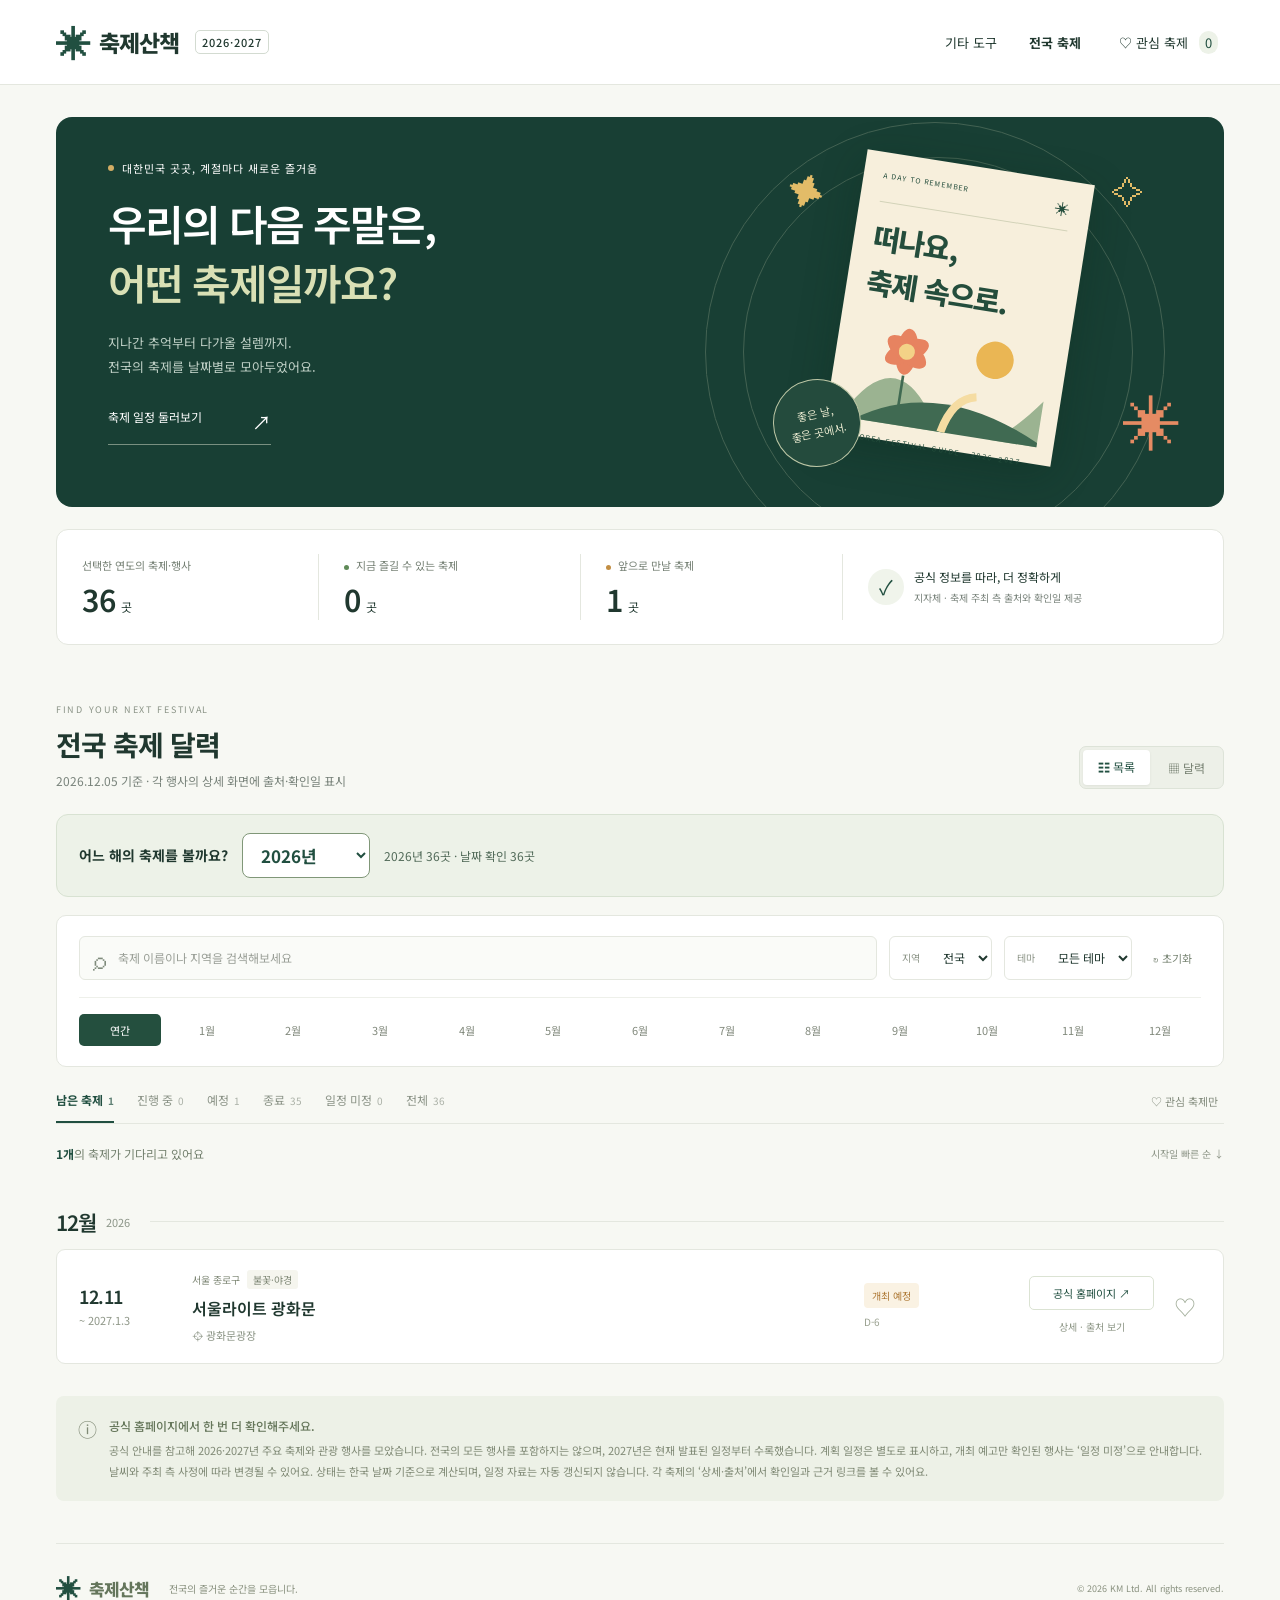
<file: index.html>
<!doctype html>
<html lang="ko"><head><meta charset="utf-8"><meta name="viewport" content="width=device-width,initial-scale=1"><meta name="theme-color" content="#173e35"><meta name="description" content="공식 홈페이지와 지자체 안내로 확인하는 2026·2027 전국 축제 달력. 지역, 월, 진행 상태로 축제를 찾아보세요."><title>축제산책 — 2026·2027 전국 축제 달력</title><link rel="stylesheet" href="style.css?v=20261022"><script defer src="data.js?v=20261022"></script><script defer src="app.js?v=20261022"></script></head>
<body>
<header><div class="nav"><a class="brand" href="./"><span class="brand-icon">✳</span> 축제산책<span class="year">2026·2027</span></a><nav><a class="tools-link" href="etc/">기타 도구</a><a href="#explore" class="nav-active">전국 축제</a><button id="savedNav">♡ 관심 축제 <span id="savedCount">0</span></button></nav></div></header>
<main>
<section class="hero"><div class="hero-copy"><p class="eyebrow"><span></span> 대한민국 곳곳, 계절마다 새로운 즐거움</p><h1>우리의 다음 주말은,<br><em>어떤 축제일까요?</em></h1><p class="hero-desc">지나간 추억부터 다가올 설렘까지.<br>전국의 축제를 날짜별로 모아두었어요.</p><a href="#explore" class="hero-link">축제 일정 둘러보기 <span>↗</span></a></div>
<div class="hero-art" aria-hidden="true"><div class="orbit o1"></div><div class="orbit o2"></div><span class="spark s1">✦</span><span class="spark s2">✳</span><span class="spark s3">✧</span><div class="art-card"><div class="art-top">A DAY TO REMEMBER <span>✳</span></div><div class="art-title">떠나요,<br>축제 속으로.</div><svg viewBox="0 0 220 130"><path d="M0 125Q45 40 95 110T220 78V140H0" fill="#9bb391"/><path d="M0 140Q90 65 220 125V140" fill="#406a52"/><path d="M111 130Q119 90 145 85" stroke="#f5dca2" stroke-width="9" fill="none"/><circle cx="159" cy="41" r="21" fill="#eab654"/><g fill="#e78360"><ellipse cx="60" cy="47" rx="12" ry="26"/><ellipse cx="60" cy="47" rx="12" ry="26" transform="rotate(60 60 47)"/><ellipse cx="60" cy="47" rx="12" ry="26" transform="rotate(120 60 47)"/></g><circle cx="60" cy="47" r="9" fill="#f3d287"/><path d="M60 74V110" stroke="#406a52" stroke-width="3"/></svg><div class="art-foot">KOREA FESTIVAL GUIDE · 2026–2027</div></div><div class="art-stamp">좋은 날,<br>좋은 곳에서.</div></div></section>
<section class="stats" aria-label="등록 축제 현황"><div><span>선택한 연도의 축제·행사</span><strong id="totalStat">—<small>곳</small></strong></div><div><span><i class="dot live"></i> 지금 즐길 수 있는 축제</span><strong id="liveStat">—<small>곳</small></strong></div><div><span><i class="dot upcoming"></i> 앞으로 만날 축제</span><strong id="upStat">—<small>곳</small></strong></div><div class="stats-note"><span class="seal">✓</span><p>공식 정보를 따라, 더 정확하게<small>지자체 · 축제 주최 측 출처와 확인일 제공</small></p></div></section>
<section id="explore" class="explore"><div class="section-head"><div><p class="eyebrow muted">FIND YOUR NEXT FESTIVAL</p><h2>전국 축제 달력</h2><p id="todayLabel" class="subtext"></p></div><div class="view-switch" aria-label="보기 방식"><button id="listView" aria-pressed="true">☷ 목록</button><button id="calendarView" aria-pressed="false">▦ 달력</button></div></div>
<div class="year-filter"><label for="festivalYear">어느 해의 축제를 볼까요?</label><select id="festivalYear" aria-label="연도 선택"><option value="2026">2026년</option><option value="2027">2027년</option></select><p id="yearNote"></p></div><div class="filter-panel"><div class="search-row"><label class="search-box"><span aria-hidden="true">⌕</span><input id="search" type="search" placeholder="축제 이름이나 지역을 검색해보세요" aria-label="축제 이름 또는 지역 검색"></label><label class="select-wrap"><span>지역</span><select id="region" aria-label="지역 선택"></select></label><label class="select-wrap"><span>테마</span><select id="theme" aria-label="테마 선택"><option value="">모든 테마</option></select></label><button id="reset" class="reset">↻ 초기화</button></div><div id="months" class="months" aria-label="개최 월 선택"></div></div>
<div class="results-bar"><div id="statusTabs" class="status-tabs" aria-label="진행 상태 선택"></div><button id="savedOnly" class="saved-only" aria-pressed="false">♡ 관심 축제만</button></div>
<div class="result-info"><p id="resultCount" role="status" aria-live="polite"></p><span>시작일 빠른 순 <span aria-hidden="true">↓</span></span></div>
<div id="calendarControls" class="calendar-controls" hidden><button id="prevMonth" aria-label="이전 달">←</button><h3 id="calendarTitle"></h3><button id="nextMonth" aria-label="다음 달">→</button></div><div id="results"></div>
<div class="source-note"><span>ⓘ</span><p><strong>공식 홈페이지에서 한 번 더 확인해주세요.</strong>공식 안내를 참고해 2026·2027년 주요 축제와 관광 행사를 모았습니다. 전국의 모든 행사를 포함하지는 않으며, 2027년은 현재 발표된 일정부터 수록했습니다. 계획 일정은 별도로 표시하고, 개최 예고만 확인된 행사는 ‘일정 미정’으로 안내합니다. 날씨와 주최 측 사정에 따라 변경될 수 있어요. 상태는 한국 날짜 기준으로 계산되며, 일정 자료는 자동 갱신되지 않습니다. 각 축제의 ‘상세·출처’에서 확인일과 근거 링크를 볼 수 있어요.</p></div>
</section></main>
<footer><a class="brand" href="./"><span class="brand-icon">✳</span> 축제산책</a><p>전국의 즐거운 순간을 모읍니다.</p><span>© 2026 KM Ltd. All rights reserved.</span></footer>
<dialog id="detail"><button class="close" id="closeDetail" aria-label="상세 닫기">×</button><div id="detailContent"></div></dialog><div id="toast" role="status"></div>
</body></html>
</file>
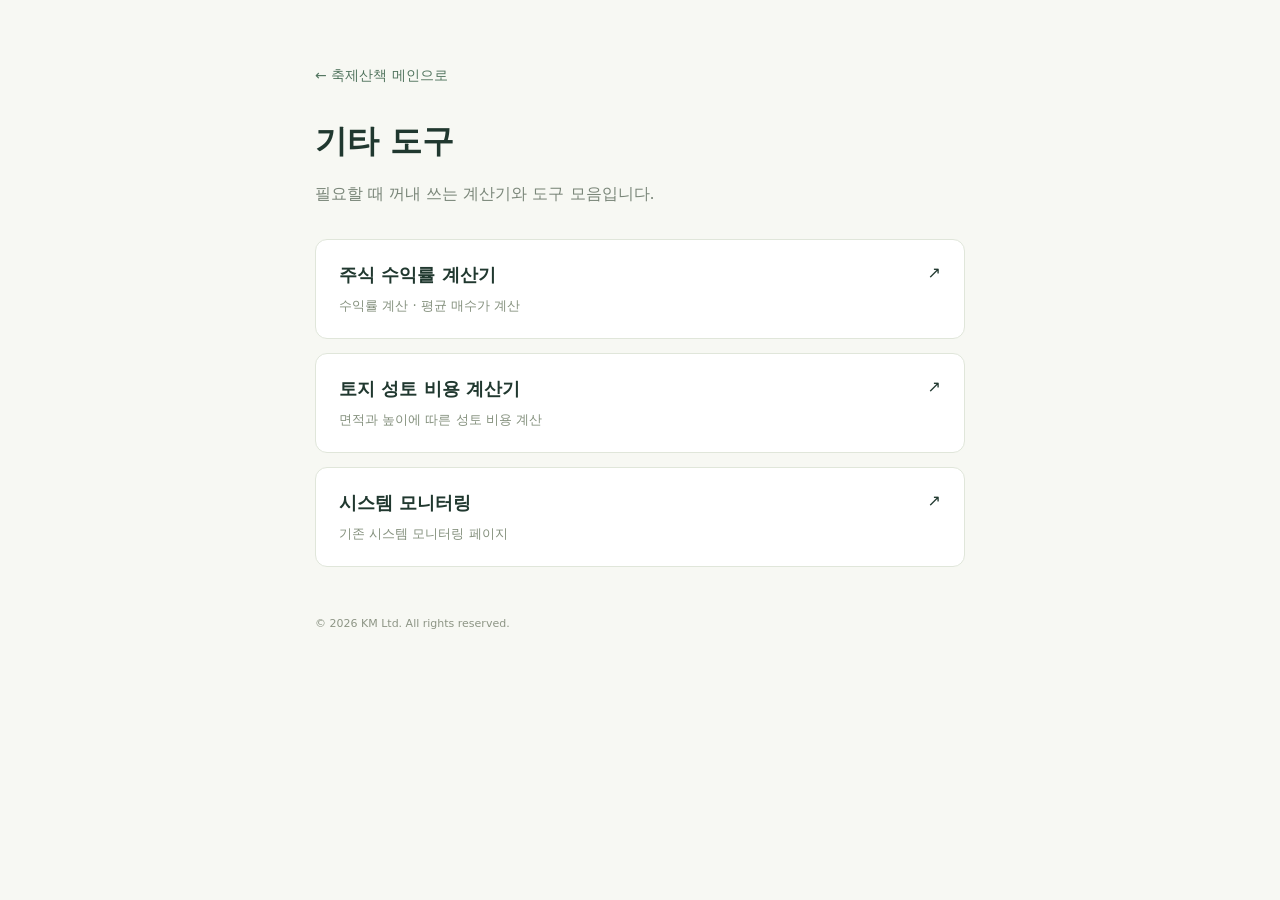
<file: etc/index.html>
<!doctype html><html lang="ko"><head><meta charset="utf-8"><meta name="viewport" content="width=device-width,initial-scale=1"><title>기타 도구 · KM</title><style>body{margin:0;background:#f7f8f3;color:#20382f;font-family:system-ui,-apple-system,sans-serif}main{max-width:650px;margin:65px auto;padding:0 24px}a{color:inherit;text-decoration:none}.back{font-size:14px;color:#51745e}h1{font-size:32px;margin:35px 0 10px}p{color:#7a8679;line-height:1.8}.cards{display:grid;gap:14px;margin-top:30px}.card{display:block;padding:23px;background:white;border:1px solid #e0e6da;border-radius:12px}.card:hover{border-color:#638365}.card strong{font-size:18px}.card span{float:right}.card small{display:block;color:#84907d;margin-top:10px}footer{margin-top:50px;font-size:11px;color:#8d9585}</style></head><body><main><a class="back" href="../">← 축제산책 메인으로</a><h1>기타 도구</h1><p>필요할 때 꺼내 쓰는 계산기와 도구 모음입니다.</p><div class="cards"><a class="card" href="invest.html"><strong>주식 수익률 계산기</strong><span>↗</span><small>수익률 계산 · 평균 매수가 계산</small></a><a class="card" href="togi.html"><strong>토지 성토 비용 계산기</strong><span>↗</span><small>면적과 높이에 따른 성토 비용 계산</small></a><a class="card" href="monitor.html"><strong>시스템 모니터링</strong><span>↗</span><small>기존 시스템 모니터링 페이지</small></a></div><footer>© 2026 KM Ltd. All rights reserved.</footer></main></body></html>
</file>
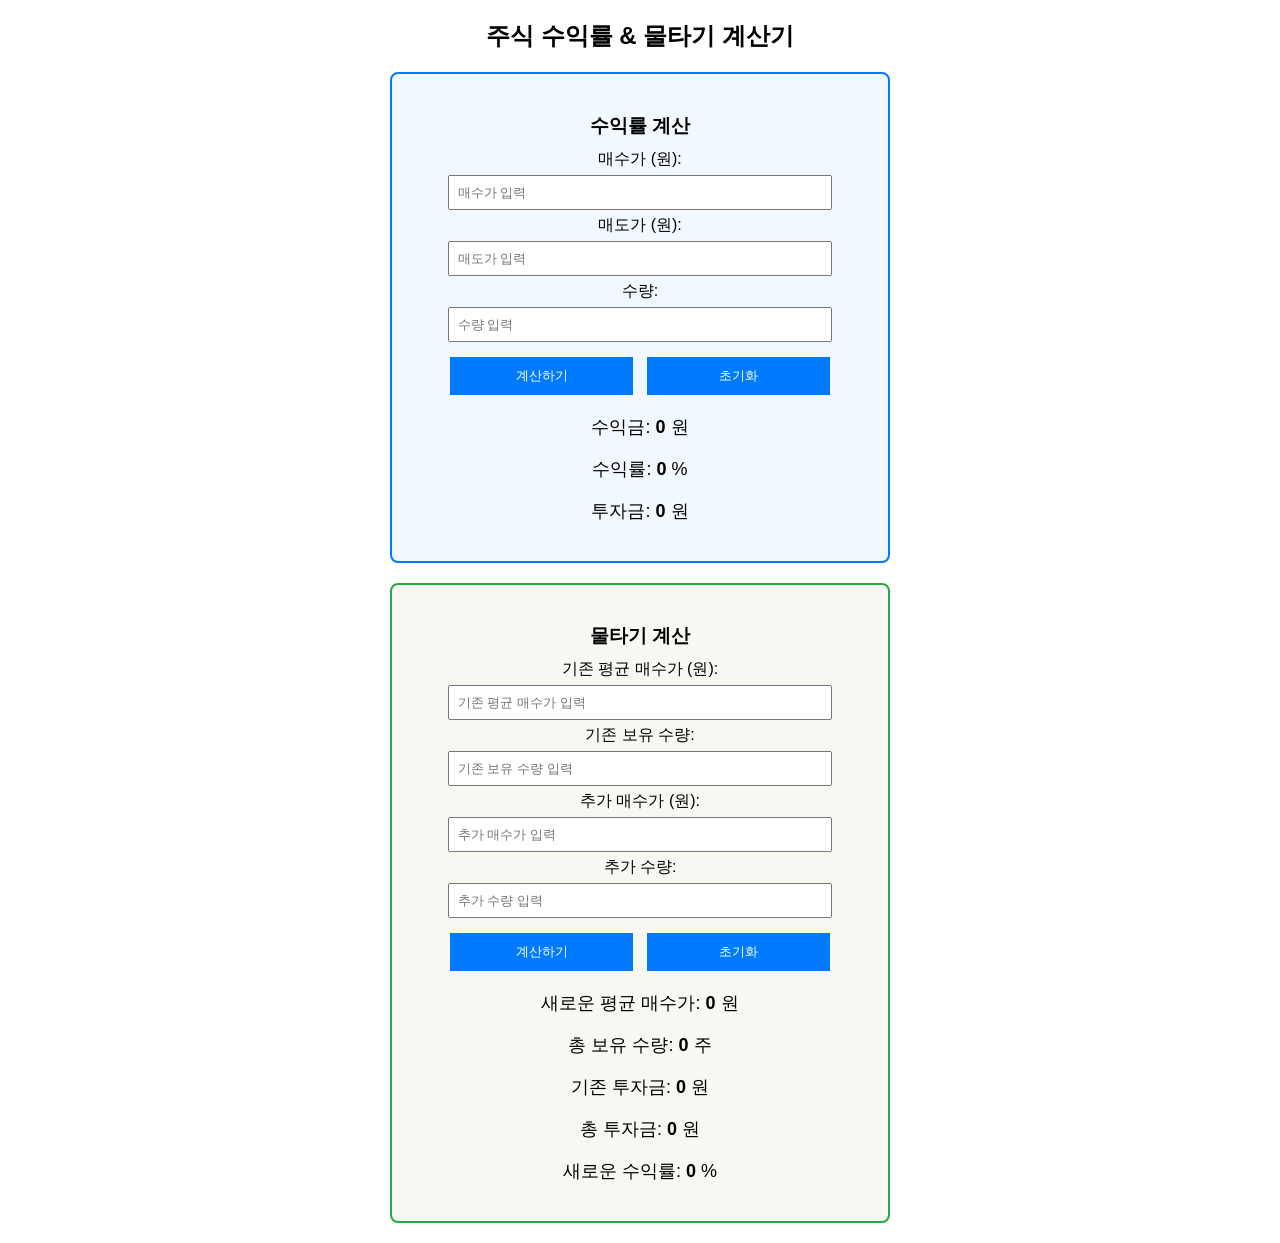
<file: etc/invest.html>
<!DOCTYPE html>
<html lang="ko">
<head>
    <meta charset="UTF-8">
    <meta name="viewport" content="width=device-width, initial-scale=1.0">
    <title>주식 수익률 & 물타기 계산기</title>
    <style>
        body {
            font-family: Arial, sans-serif;
            max-width: 500px;
            margin: 20px auto;
            text-align: center;
        }
        .section {
            padding: 20px;
            margin-bottom: 20px;
            border-radius: 8px;
        }
        .section h3 {
            margin-bottom: 10px;
        }
        .section input {
            width: 80%;
            padding: 8px;
            margin: 5px 0;
        }
        .section button {
            width: 40%;
            padding: 10px;
            margin: 10px 5px;
            background-color: #007bff;
            color: white;
            border: none;
            cursor: pointer;
        }
        .reset {
            background-color: #dc3545;
        }
        button:hover {
            opacity: 0.8;
        }
        .result p {
            margin-top: 10px;
            font-size: 18px;
        }
        .result span {
            font-weight: bold;
        }
        /* 수익률 계산 구분 */
        .profit-section {
            background-color: #f1f9ff;
            border: 2px solid #007bff;
        }
        /* 물타기 계산 구분 */
        .averaging-section {
            background-color: #f9f7f1;
            border: 2px solid #28a745;
        }
    </style>
</head>
<body>

    <h2>주식 수익률 & 물타기 계산기</h2>

    <!-- 수익률 계산 -->
    <div class="section profit-section">
        <h3>수익률 계산</h3>
        <label>매수가 (원):</label><br>
        <input type="number" id="buyPrice" placeholder="매수가 입력"><br>

        <label>매도가 (원):</label><br>
        <input type="number" id="sellPrice" placeholder="매도가 입력"><br>

        <label>수량:</label><br>
        <input type="number" id="quantity" placeholder="수량 입력"><br>

        <button onclick="calculateProfit()">계산하기</button>
        <button class="reset" onclick="resetProfit()">초기화</button>

        <div class="result">
            <p>수익금: <span id="profit">0</span> 원</p>
            <p>수익률: <span id="profitRate">0</span> %</p>
            <p>투자금: <span id="investmentAmount">0</span> 원</p>
        </div>
    </div>

    <!-- 물타기 계산 -->
    <div class="section averaging-section">
        <h3>물타기 계산</h3>
        <label>기존 평균 매수가 (원):</label><br>
        <input type="number" id="avgBuyPrice" placeholder="기존 평균 매수가 입력"><br>

        <label>기존 보유 수량:</label><br>
        <input type="number" id="existingQuantity" placeholder="기존 보유 수량 입력"><br>

        <label>추가 매수가 (원):</label><br>
        <input type="number" id="newBuyPrice" placeholder="추가 매수가 입력"><br>

        <label>추가 수량:</label><br>
        <input type="number" id="newQuantity" placeholder="추가 수량 입력"><br>

        <button onclick="calculateAveraging()">계산하기</button>
        <button class="reset" onclick="resetAveraging()">초기화</button>

        <div class="result">
            <p>새로운 평균 매수가: <span id="newAvgPrice">0</span> 원</p>
            <p>총 보유 수량: <span id="totalQuantity">0</span> 주</p>
            <p>기존 투자금: <span id="existingInvestment">0</span> 원</p>
            <p>총 투자금: <span id="totalInvestment">0</span> 원</p>
            <p>새로운 수익률: <span id="newProfitRate">0</span> %</p>
        </div>
    </div>

    <script>
        function calculateProfit() {
            let buyPrice = parseFloat(document.getElementById("buyPrice").value);
            let sellPrice = parseFloat(document.getElementById("sellPrice").value);
            let quantity = parseInt(document.getElementById("quantity").value);

            if (isNaN(buyPrice) || isNaN(sellPrice) || isNaN(quantity) || quantity <= 0) {
                alert("올바른 값을 입력하세요.");
                return;
            }

            let profit = (sellPrice - buyPrice) * quantity;
            let profitRate = ((sellPrice - buyPrice) / buyPrice) * 100;
            let investment = buyPrice * quantity;

            document.getElementById("profit").textContent = profit.toLocaleString();
            document.getElementById("profitRate").textContent = profitRate.toFixed(2);
            document.getElementById("investmentAmount").textContent = investment.toLocaleString();
        }

        function resetProfit() {
            document.getElementById("buyPrice").value = "";
            document.getElementById("sellPrice").value = "";
            document.getElementById("quantity").value = "";
            document.getElementById("profit").textContent = "0";
            document.getElementById("profitRate").textContent = "0";
            document.getElementById("investmentAmount").textContent = "0";
        }

        function calculateAveraging() {
            let avgBuyPrice = parseFloat(document.getElementById("avgBuyPrice").value);
            let existingQuantity = parseInt(document.getElementById("existingQuantity").value);
            let newBuyPrice = parseFloat(document.getElementById("newBuyPrice").value);
            let newQuantity = parseInt(document.getElementById("newQuantity").value);

            if (isNaN(avgBuyPrice) || isNaN(existingQuantity) || isNaN(newBuyPrice) || isNaN(newQuantity) || existingQuantity < 0 || newQuantity <= 0) {
                alert("올바른 값을 입력하세요.");
                return;
            }

            // 물타기 계산
            let totalCost = (avgBuyPrice * existingQuantity) + (newBuyPrice * newQuantity);
            let totalQuantity = existingQuantity + newQuantity;
            let newAvgPrice = Math.floor(totalCost / totalQuantity); // 소수점 이하 버림 처리

            // 수익률 계산
            let newProfitRate = ((newBuyPrice - newAvgPrice) / newAvgPrice) * 100;

            let existingInvestment = avgBuyPrice * existingQuantity;
            let totalInvestment = totalCost;

            document.getElementById("newAvgPrice").textContent = newAvgPrice.toLocaleString(); // 쉼표 구분
            document.getElementById("totalQuantity").textContent = totalQuantity;
            document.getElementById("existingInvestment").textContent = existingInvestment.toLocaleString();
            document.getElementById("totalInvestment").textContent = totalInvestment.toLocaleString();
            document.getElementById("newProfitRate").textContent = newProfitRate.toFixed(2);
        }

        function resetAveraging() {
            document.getElementById("avgBuyPrice").value = "";
            document.getElementById("existingQuantity").value = "";
            document.getElementById("newBuyPrice").value = "";
            document.getElementById("newQuantity").value = "";
            document.getElementById("newAvgPrice").textContent = "0";
            document.getElementById("totalQuantity").textContent = "0";
            document.getElementById("existingInvestment").textContent = "0";
            document.getElementById("totalInvestment").textContent = "0";
            document.getElementById("newProfitRate").textContent = "0";
        }
    </script>

</body>
</html>
</file>
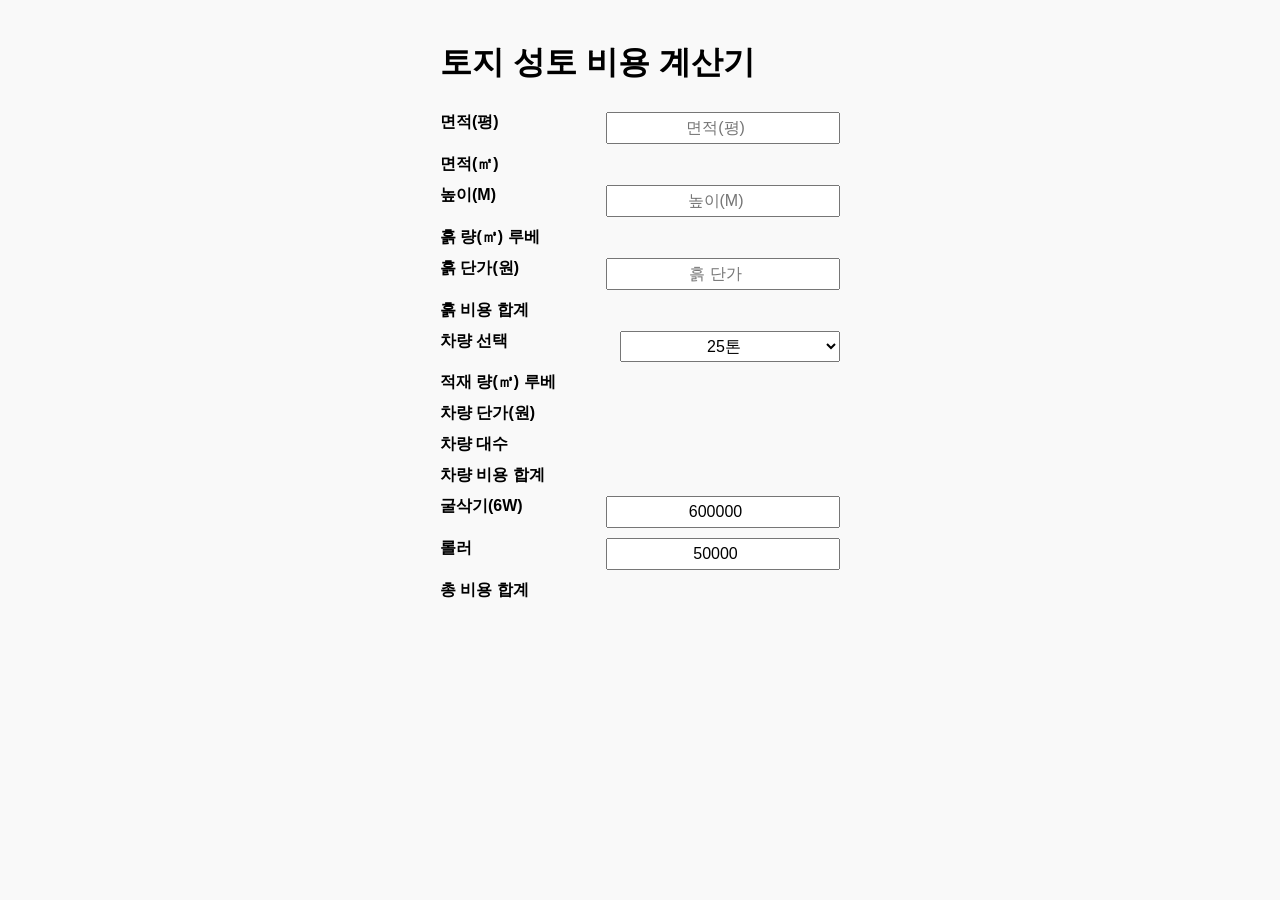
<file: etc/togi.html>
<!DOCTYPE html>
<html lang="ko">
<head>
    <meta charset="UTF-8">
    <meta name="viewport" content="width=device-width, initial-scale=1.0">
    <title>토지 성토 비용 계산기</title>
    <style>
        body {
            font-family: Arial, sans-serif;
            margin: 10px;
            padding: 10px;
            background-color: #f9f9f9;
            text-align: center;
        }
        .container {
            max-width: 400px;
            margin: 0 auto;
            text-align: left;
        }
        .vertical-table {
            display: flex;
            flex-direction: column;
            align-items: center;
        }
        .vertical-row {
            display: flex;
            justify-content: space-between;
            width: 100%;
            margin: 5px 0;
        }
        .vertical-label {
            width: 40%;
            font-weight: bold;
            text-align: left;
        }
        input, select {
            width: 55%;
            padding: 5px;
            font-size: 16px;
            text-align: center;
        }
        .total {
            font-weight: bold;
        }
    </style>
</head>
<body>

<div class="container">
    <h1>토지 성토 비용 계산기</h1>
    <div class="vertical-table">
        <div class="vertical-row">
            <div class="vertical-label">면적(평)</div>
            <input type="number" placeholder="면적(평)" id="area1">
        </div>
        <div class="vertical-row">
            <div class="vertical-label">면적(㎡)</div>
            <div id="areaSquareMeter"></div>
        </div>
        <div class="vertical-row">
            <div class="vertical-label">높이(M)</div>
            <input type="number" placeholder="높이(M)" id="height1">
        </div>
        <div class="vertical-row">
            <div class="vertical-label">흙 량(㎥) 루베</div>
            <div id="soilVolume1"></div>
        </div>
        <div class="vertical-row">
            <div class="vertical-label">흙 단가(원)</div>
            <input type="number" placeholder="흙 단가" id="soilPrice1">
        </div>
        <div class="vertical-row">
            <div class="vertical-label">흙 비용 합계</div>
            <div id="soilTotal1"></div>
        </div>
        <div class="vertical-row">
            <div class="vertical-label">차량 선택</div>
            <select id="vehicle1" onchange="calculate()">
                <option value="25톤">25톤</option>
                <option value="15톤">15톤</option>
            </select>
        </div>
        <div class="vertical-row">
            <div class="vertical-label">적재 량(㎥) 루베</div>
            <div id="loadCapacity1"></div>
        </div>
        <div class="vertical-row">
            <div class="vertical-label">차량 단가(원)</div>
            <div id="vehiclePrice1"></div>
        </div>
        <div class="vertical-row">
            <div class="vertical-label">차량 대수</div>
            <div id="vehicleCount1"></div>
        </div>
        <div class="vertical-row">
            <div class="vertical-label">차량 비용 합계</div>
            <div id="vehicleTotal1"></div>
        </div>
        <div class="vertical-row">
            <div class="vertical-label">굴삭기(6W)</div>
            <input type="number" placeholder="굴삭기 비용" id="excavatorCost" value="600000">
        </div>
        <div class="vertical-row">
            <div class="vertical-label">롤러</div>
            <input type="number" placeholder="롤러 비용" id="rollerCost" value="50000">
        </div>
        <div class="vertical-row">
            <div class="vertical-label total">총 비용 합계</div>
            <div id="totalCost1" class="total"></div>
        </div>
    </div>
</div>

<script>
    document.querySelectorAll('input').forEach(input => {
        input.addEventListener('input', calculate);
    });

    function calculate() {
        const area = parseFloat(document.getElementById('area1').value) || 0;
        document.getElementById('areaSquareMeter').innerText = formatNumber(area * 3.3);
        
        const height = parseFloat(document.getElementById('height1').value) || 0;
        const soilPrice = parseFloat(document.getElementById('soilPrice1').value) || 0;

        const soilVolume = Math.floor(area * height * 3.3);
        document.getElementById('soilVolume1').innerText = formatNumber(soilVolume);

        const vehicleCount = calculateVehicleCount(soilVolume);
        const soilTotal = Math.floor(vehicleCount * soilPrice);
        document.getElementById('soilTotal1').innerText = formatNumber(soilTotal);

        const vehicleChoice = document.getElementById('vehicle1').value;
        const { loadCapacity, vehiclePrice } = getVehicleData(vehicleChoice);
        document.getElementById('loadCapacity1').innerText = loadCapacity;
        document.getElementById('vehiclePrice1').innerText = formatNumber(vehiclePrice);

        const calculatedVehicleCount = Math.ceil(soilVolume / loadCapacity);
        document.getElementById('vehicleCount1').innerText = calculatedVehicleCount;
        const vehicleTotal = Math.floor(calculatedVehicleCount * vehiclePrice);
        document.getElementById('vehicleTotal1').innerText = formatNumber(vehicleTotal);

        const excavatorCost = parseFloat(document.getElementById('excavatorCost').value) || 0;
        const rollerCost = parseFloat(document.getElementById('rollerCost').value) || 0;
        const totalCost = Math.floor(soilTotal + vehicleTotal + excavatorCost + rollerCost);
        document.getElementById('totalCost1').innerText = formatNumber(totalCost);
    }

    function getVehicleData(vehicleChoice) {
        if (vehicleChoice === '25톤') {
            return { loadCapacity: 14, vehiclePrice: 100000 };
        } else if (vehicleChoice === '15톤') {
            return { loadCapacity: 8, vehiclePrice: 70000 };
        }
        return { loadCapacity: 0, vehiclePrice: 0 };
    }

    function calculateVehicleCount(soilVolume) {
        const vehicleChoice = document.getElementById('vehicle1').value;
        const { loadCapacity } = getVehicleData(vehicleChoice);
        return Math.ceil(soilVolume / loadCapacity);
    }

    function formatNumber(num) {
        return num.toString().replace(/\B(?=(\d{3})+(?!\d))/g, ",");
    }
</script>

</body>
</html>
</file>
<file: style.css>
@import url('https://fonts.googleapis.com/css2?family=Noto+Sans+KR:wght@400;500;600;700;800&display=swap');
:root{--ink:#20382f;--green:#214f40;--muted:#79837b;--line:#e4e7df;--paper:#f7f8f3;--orange:#ca673c}*{box-sizing:border-box}html{scroll-behavior:smooth;scroll-padding-top:90px}body{margin:0;background:var(--paper);color:var(--ink);font:14px 'Noto Sans KR',-apple-system,BlinkMacSystemFont,sans-serif}button,input,select{font:inherit}button,a,select{touch-action:manipulation}button{cursor:pointer}a{color:inherit;text-decoration:none}button{color:inherit}button:focus-visible,a:focus-visible,input:focus-visible,select:focus-visible{outline:3px solid #d79848;outline-offset:3px}header{background:#fff;border-bottom:1px solid var(--line)}.nav{max-width:1232px;margin:auto;min-height:84px;display:flex;align-items:center;justify-content:space-between;padding:0 32px}.brand{display:flex;align-items:center;gap:9px;font-size:23px;font-weight:800;letter-spacing:-1px}.brand-icon{font-size:35px;color:var(--green)}.year{font-size:11px;border:1px solid #d3dbd1;border-radius:5px;padding:3px 6px;letter-spacing:1px;margin-left:7px;font-weight:500}.nav nav{display:flex;align-items:center;gap:32px;font-size:13px}.nav-active{font-weight:700}.nav button{border:0;background:none}.nav button span{margin-left:7px;color:var(--green);background:#edf2e8;border-radius:99px;padding:2px 6px}main{max-width:1232px;padding:32px;margin:auto}.hero{position:relative;min-height:390px;background:#183f34;border-radius:16px;overflow:hidden;color:#fff;display:grid;grid-template-columns:1.2fr 1fr}.hero-copy{padding:43px 0 40px 52px;position:relative;z-index:1}.eyebrow{font-size:11px;letter-spacing:1px;display:flex;align-items:center;gap:8px;margin:0 0 18px}.eyebrow>span{width:6px;height:6px;background:#d2ad64;border-radius:50%}.hero h1{font-size:42px;letter-spacing:-2px;line-height:1.4;margin:0;font-weight:600}.hero h1 em{font-style:normal;color:#d9e0b5}.hero-desc{font-size:13px;line-height:1.9;color:#bfd0c6;margin:19px 0}.hero-link{font-size:12px;display:inline-flex;gap:50px;border-bottom:1px solid #799081;padding:9px 0}.hero-link span{font-size:19px}.hero-art{position:relative;min-height:380px;overflow:hidden}.orbit{position:absolute;border:1px solid #436252;border-radius:50%;width:390px;height:390px;left:50px;top:40px}.o2{width:460px;height:460px;left:12px;top:5px}.art-card{position:absolute;width:230px;height:285px;left:50%;top:49%;transform:translate(-50%,-50%) rotate(9deg);background:#f7efdc;color:#244d3c;padding:18px 20px;box-shadow:0 10px 40px #0b281b50}.art-top{font-size:7px;letter-spacing:1px;display:flex;justify-content:space-between;border-bottom:1px solid #d3d3b9;padding-bottom:10px}.art-top span{font-size:15px}.art-title{font-size:29px;line-height:1.5;letter-spacing:-1.6px;font-weight:800;margin-top:13px}.art-card svg{width:calc(100% + 40px);height:116px;margin:2px -20px 0}.art-foot{font-size:7px;letter-spacing:1.6px;text-align:center;margin-top:8px}.spark{position:absolute;color:#e2bc68}.s1{font-size:36px;left:18%;top:12%;transform:rotate(20deg)}.s2{font-size:59px;right:8%;bottom:11%;color:#e58b63}.s3{font-size:32px;right:15%;top:13%}.art-stamp{position:absolute;bottom:40px;left:15%;color:#e7e8ce;border:1px solid #bdc7a6;border-radius:50%;width:88px;height:88px;display:grid;place-content:center;font-size:11px;line-height:1.7;text-align:center;transform:rotate(-12deg);background:#244b3d}.stats{display:grid;grid-template-columns:1fr 1fr 1fr 1.45fr;border:1px solid var(--line);background:white;border-radius:12px;margin:22px 0 58px;padding:24px 0}.stats>div{padding:0 25px;border-right:1px solid var(--line)}.stats>div:last-child{border:0}.stats span{font-size:11px;color:#768175}.stats strong{font-size:30px;display:block;margin-top:6px;font-weight:600;line-height:1.3}.stats small{font-size:12px;font-weight:400;margin-left:5px}.dot{display:inline-block;width:5px;height:5px;border-radius:50%;margin-right:4px}.dot.live{background:#5f8a58}.dot.upcoming{background:#c28e43}.stats-note{display:flex;align-items:center;gap:10px}.stats .seal{font-size:20px;width:36px;height:36px;background:#f0f4eb;display:grid;place-items:center;border-radius:50%;color:var(--green);flex-shrink:0}.stats-note p{font-size:12px;line-height:1.8}.stats-note p small{display:block;font-size:10px;color:var(--muted);margin:1px 0}.section-head{display:flex;align-items:flex-end;justify-content:space-between;margin-bottom:25px}.muted{color:#8a9386;font-size:9px;letter-spacing:1.7px;margin-bottom:8px}h2{font-size:28px;font-weight:700;letter-spacing:-1px;margin:0}.subtext{font-size:12px;color:var(--muted);margin:8px 0 0}.view-switch{display:flex;border:1px solid #dde3d8;border-radius:7px;padding:3px;background:#edf0e8;gap:3px}.view-switch button{border:0;border-radius:4px;background:none;font-size:12px;padding:8px 15px;color:#778172}.view-switch button[aria-pressed=true]{background:white;color:var(--green);box-shadow:0 1px 3px #00000010}.filter-panel{background:#fff;border:1px solid var(--line);border-radius:10px;padding:20px 22px}.search-row{display:flex;gap:12px;align-items:center}.search-box{display:flex;align-items:center;flex:1;min-width:180px;border:1px solid var(--line);background:#fafbf8;border-radius:6px;padding:0 13px;gap:10px;height:44px}.search-box>span{font-size:26px;color:#7f8b7c}.search-box input{width:100%;background:none;border:0;outline:none;font-size:12px;color:var(--ink)}.search-box input::placeholder{color:#9a9f97}.select-wrap{border:1px solid var(--line);border-radius:6px;height:44px;display:flex;align-items:center;padding-left:12px;gap:9px}.select-wrap>span{font-size:10px;color:#8c9487}.select-wrap select{border:0;background:none;max-width:150px;padding:0 10px;font-size:12px;color:var(--ink);height:100%}.reset{border:0;background:none;color:#798574;font-size:11px;padding:9px}.months{display:flex;gap:5px;border-top:1px solid #eef0ea;margin-top:17px;padding-top:16px}.months button{flex:1;white-space:nowrap;padding:8px 5px;border:0;border-radius:5px;font-size:11px;background:none;color:#80887b}.months button[aria-pressed=true]{background:#244f3e;color:#fff}.months button:hover:not([aria-pressed=true]){background:#eef2e8}.results-bar{display:flex;align-items:center;justify-content:space-between;margin-top:24px;border-bottom:1px solid var(--line);gap:15px}.status-tabs{display:flex;gap:23px;overflow:auto}.status-tabs button{white-space:nowrap;background:none;border:0;border-bottom:2px solid transparent;padding:0 0 13px;font-size:12px;color:#8b9387}.status-tabs button[aria-pressed=true]{border-color:var(--green);color:var(--green);font-weight:700}.status-tabs span{font-size:10px;margin-left:5px;opacity:.7}.saved-only{border:0;background:none;font-size:11px;color:#858d7f;white-space:nowrap;padding-bottom:12px}.saved-only[aria-pressed=true]{color:var(--orange)}.result-info{display:flex;align-items:center;justify-content:space-between;padding:9px 0}.result-info p{font-size:12px;color:#74816f}.result-info p b{color:var(--green);font-weight:700}.result-info>span{font-size:10px;color:#8e9688}.month-head{display:flex;align-items:center;gap:10px;margin:24px 0 12px}.month-head strong{font-size:21px;font-weight:600;letter-spacing:-1px}.month-head span{font-size:11px;color:#8c9588}.month-head:after{content:'';height:1px;background:var(--line);flex:1;margin-left:10px}.event{display:grid;grid-template-columns:98px minmax(0,1fr) 150px 125px 32px;gap:15px;align-items:center;background:#fff;border:1px solid var(--line);border-radius:9px;padding:20px 22px;margin:9px 0;transition:transform .15s,box-shadow .15s}.event:hover{transform:translateY(-2px);box-shadow:0 6px 16px #344a2910}.date-block strong{font-size:18px;font-weight:600;letter-spacing:-.4px;display:block;font-variant-numeric:tabular-nums}.date-block span{font-size:11px;color:#8e9687}.event-main .meta{display:flex;gap:7px;align-items:center;font-size:10px;color:#7f8876;margin-bottom:7px}.category{padding:2px 6px;background:#f5f5ee;border-radius:3px}.event-main h3{font-size:16px;margin:0 0 7px;font-weight:600;letter-spacing:-.6px;overflow-wrap:anywhere}.event-main h3 button{text-align:left;border:0;background:none;padding:0;font:inherit}.place{font-size:11px;color:#8b9485;display:block}.event-state{justify-self:start}.badge{font-size:10px;padding:5px 8px;border-radius:4px;display:inline-block;background:#f2f3ef;color:#89927f}.badge.live{color:#527644;background:#edf4e6}.badge.upcoming{color:#ae7935;background:#faf2e3}.until{display:block;font-size:10px;margin-top:6px;color:#99a08f}.event-actions{display:flex;flex-direction:column;gap:6px}.official-link{display:inline-block;font-size:11px;border:1px solid #dbe3d3;border-radius:5px;padding:8px 9px;text-align:center;color:var(--green)}.detail-btn{border:0;background:none;color:#8e9787;font-size:10px;padding:3px}.heart{background:none;border:0;font-size:22px;color:#a1ad99;padding:5px}.heart.saved{color:#c4754d}.source-note{display:flex;gap:12px;padding:19px 22px;background:#edf1e7;border-radius:8px;margin-top:32px;color:#808a76}.source-note>span{font-size:19px}.source-note p{font-size:11px;line-height:1.9;margin:0}.source-note strong{display:block;color:#65765a;font-size:12px;margin-bottom:3px;font-weight:500}footer{max-width:1168px;border-top:1px solid var(--line);margin:10px auto 0;padding:26px 0 35px;display:flex;align-items:center;gap:20px;color:#89917f}footer .brand{font-size:17px;color:#65765c}footer .brand-icon{font-size:25px}footer p{font-size:10px}footer>span{margin-left:auto;font-size:9px}.empty{text-align:center;padding:70px 15px;background:#fff;border:1px dashed #d9dfd1;border-radius:10px;color:#849078;line-height:2}.empty strong{font-size:16px;display:block;color:#48613d}.empty button{margin-top:14px;border:1px solid #cdd8c4;border-radius:5px;background:white;padding:8px 17px}.calendar-controls{display:flex;justify-content:center;gap:25px;align-items:center;margin-bottom:18px}.calendar-controls[hidden]{display:none}.calendar-controls button{border:1px solid var(--line);border-radius:50%;width:32px;height:32px;background:#fff}.calendar-controls button:disabled{opacity:.3;cursor:default}.calendar-controls h3{min-width:130px;text-align:center;font-size:18px}.calendar-grid{display:grid;grid-template-columns:repeat(7,minmax(0,1fr));border:1px solid var(--line);border-radius:9px;overflow:hidden;background:white}.weekday{font-size:11px;background:#edf1e7;color:#7c8972;text-align:center;padding:10px}.day{min-height:130px;border-right:1px solid #e8ebe3;border-top:1px solid #e8ebe3;padding:8px;overflow:hidden}.day:nth-child(7n){border-right:0}.day>span{font-size:11px;color:#929b85;display:inline-flex;width:23px;height:23px;align-items:center;justify-content:center}.day.today>span{border-radius:50%;background:var(--green);color:white}.day.outside{background:#fafbf8}.cal-event{font-size:9px;line-height:1.5;width:100%;display:block;background:#f0f4e9;border:0;border-left:2px solid #76965f;text-align:left;border-radius:3px;margin-top:4px;padding:3px 5px;overflow:hidden;text-overflow:ellipsis;white-space:nowrap}.cal-event.upcoming{border-color:#cca46a;background:#faf4e8}.cal-event.ended{border-color:#b8c1b0;background:#f4f5f1;color:#8c9484}.cal-more{background:none;border:0;font-size:9px;padding:4px;color:var(--green)}dialog{width:min(540px,calc(100% - 28px));border:0;border-radius:16px;padding:35px;color:var(--ink);max-height:85vh;overflow:auto;box-shadow:0 20px 80px #082d1a35}dialog::backdrop{background:#122d2470;backdrop-filter:blur(3px)}.close{position:absolute;right:13px;top:10px;font-size:25px;border:0;background:none;color:#86917d}dialog h2{font-size:25px;line-height:1.5;margin:16px 0}dialog .detail-meta{color:#849276;font-size:12px}dialog dl{margin:25px 0}dialog dl>div{display:grid;grid-template-columns:75px 1fr;font-size:12px;line-height:1.9;padding:9px 0;border-bottom:1px solid var(--line)}dialog dt{color:#8c9583}dialog dd{margin:0;overflow-wrap:anywhere}dialog dd a{text-decoration:underline;color:#527649}dialog .detail-note{background:#f2f5ec;padding:13px;font-size:11px;line-height:1.8;border-radius:6px;color:#7c8871}dialog .primary{display:block;background:var(--green);color:white;text-align:center;border:0;border-radius:7px;padding:12px;font-size:12px;margin-top:20px}.detail-source{display:block;color:#697d5a;font-size:11px;text-decoration:underline;margin-top:12px}#toast{position:fixed;bottom:25px;left:50%;transform:translateX(-50%);background:#244e3c;color:white;padding:12px 20px;border-radius:8px;box-shadow:0 5px 20px #0002;font-size:12px;opacity:0;pointer-events:none;transition:opacity .2s;z-index:10}#toast.show{opacity:1}@media(prefers-reduced-motion:reduce){html{scroll-behavior:auto}*{transition:none!important}}@media(max-width:950px){.stats>div{padding:0 17px}.stats-note{display:none!important}.stats{grid-template-columns:1fr 1fr 1fr}.stats>div:nth-child(3){border:0}.event{grid-template-columns:80px minmax(0,1fr) 100px 110px 26px;gap:10px;padding:18px}.hero h1{font-size:35px}.hero-copy{padding-left:35px}.search-row{flex-wrap:wrap}.search-box{flex-basis:45%}.select-wrap{flex:1}.reset{padding:7px}.status-tabs{gap:18px}footer{margin:10px 32px}.months{overflow-x:auto}.months button{min-width:43px}}
@media(max-width:640px){.nav{min-height:65px;padding:0 20px}.brand{font-size:19px}.brand-icon{font-size:30px}.nav nav{gap:16px;font-size:11px}.nav nav>a{display:none}.year{font-size:9px}.nav button{font-size:11px}main{padding:20px 16px}.hero{min-height:330px;grid-template-columns:1fr;border-radius:12px}.hero-copy{padding:31px 25px;max-width:90%}.hero h1{font-size:29px;line-height:1.5;letter-spacing:-1.4px}.hero-desc{font-size:11px}.hero .eyebrow{font-size:8px;letter-spacing:.3px}.hero-art{position:absolute;right:-110px;bottom:-10px;width:260px;height:230px;min-height:0;opacity:.45;transform:rotate(8deg);pointer-events:none}.art-card{width:145px;height:185px;padding:12px}.art-title{font-size:18px;margin-top:9px}.art-top{font-size:4px;padding-bottom:5px}.art-card svg{height:70px;width:calc(100% + 24px);margin:0 -12px}.art-foot{font-size:4px;margin-top:4px}.art-stamp,.spark{display:none}.orbit{width:220px;height:220px;top:0;left:10px}.o2{width:270px;height:270px;left:-12px;top:-25px}.hero-link{font-size:10px;gap:35px}.stats{margin:15px 0 37px;padding:18px 0}.stats>div{padding:0 11px}.stats span{font-size:9px;line-height:1.6;display:block}.stats strong{font-size:25px}.stats small{font-size:10px}.stats .dot{display:none}.section-head{gap:12px;align-items:center;margin-bottom:20px}.muted{font-size:7px;letter-spacing:1px}h2{font-size:23px}.subtext{font-size:10px}.view-switch button{font-size:10px;padding:7px 9px}.filter-panel{padding:13px}.search-row{gap:8px}.search-box{flex-basis:100%;height:42px}.select-wrap{height:38px;min-width:0;padding-left:9px;gap:2px}.select-wrap select{width:100%;max-width:none;padding:0 5px;font-size:11px}.select-wrap>span{font-size:9px;white-space:nowrap}.reset{font-size:10px}.months{margin-top:12px;padding-top:10px;gap:2px}.months button{padding:7px 5px;min-width:42px}.results-bar{align-items:flex-start;margin-top:21px;gap:5px}.status-tabs{gap:16px}.status-tabs button{font-size:11px;padding-bottom:12px}.status-tabs span{display:none}.saved-only{font-size:9px;padding-left:5px;padding-right:0;line-height:1.6}.result-info p{font-size:11px}.result-info>span{font-size:9px}.event{grid-template-columns:62px minmax(0,1fr) 28px;gap:8px;padding:16px 13px;position:relative}.date-block{grid-row:1/3;align-self:start;padding-top:3px}.date-block strong{font-size:16px}.date-block span{font-size:10px}.event-main .meta{font-size:9px;margin-bottom:5px}.event-main h3{font-size:14px;line-height:1.5}.place{font-size:10px}.event-state{grid-column:2;display:flex;align-items:center;gap:8px}.badge{font-size:9px;padding:3px 6px}.until{font-size:9px;margin:0}.event-actions{grid-column:2;flex-direction:row;align-items:center;gap:12px}.official-link{font-size:10px;padding:6px 9px}.detail-btn{font-size:9px}.heart{grid-column:3;grid-row:1;align-self:start;font-size:22px;padding:0}.month-head{margin-top:20px}.month-head strong{font-size:18px}.source-note{padding:16px 13px;gap:8px}.source-note p{font-size:10px}.source-note strong{font-size:11px}footer{margin:0 16px;padding:20px 0 27px;flex-wrap:wrap;gap:8px 16px}footer p{font-size:9px}footer>span{width:100%;margin:0;font-size:8px}.day{min-height:95px;padding:4px 2px}.day>span{font-size:10px}.cal-event{font-size:8px;padding:3px 2px}.cal-more{font-size:8px;padding:4px 0}.weekday{font-size:10px}.calendar-controls{gap:18px}dialog{padding:27px 22px}dialog h2{font-size:22px}}

@media(max-width:640px){.nav nav>a.tools-link{display:inline;font-size:10px}.nav nav{gap:10px}.nav{padding:0 15px}}


.year-filter{display:flex;align-items:center;flex-wrap:wrap;gap:14px;margin-bottom:18px;padding:18px 22px;background:#edf2e8;border:1px solid #d8e2d2;border-radius:12px}.year-filter label{font-weight:700}.year-filter select{border:1px solid #809778;background:#fff;color:var(--green);font-size:17px;font-weight:700;border-radius:8px;padding:8px 36px 8px 14px}.year-filter p{font-size:12px;color:#526b59;margin:0}.badge.planned{background:#fff1d8;color:#8a6124;margin-top:5px}.badge.unknown{background:#edf0f5;color:#657086}.status-tabs{flex-wrap:wrap}.search-row{flex-wrap:wrap}@media(max-width:600px){.year-filter{gap:9px;padding:14px}.year-filter label{font-size:12px}.year-filter select{font-size:15px}.year-filter p{width:100%;font-size:11px}.status-tabs{gap:10px}}
</file>
